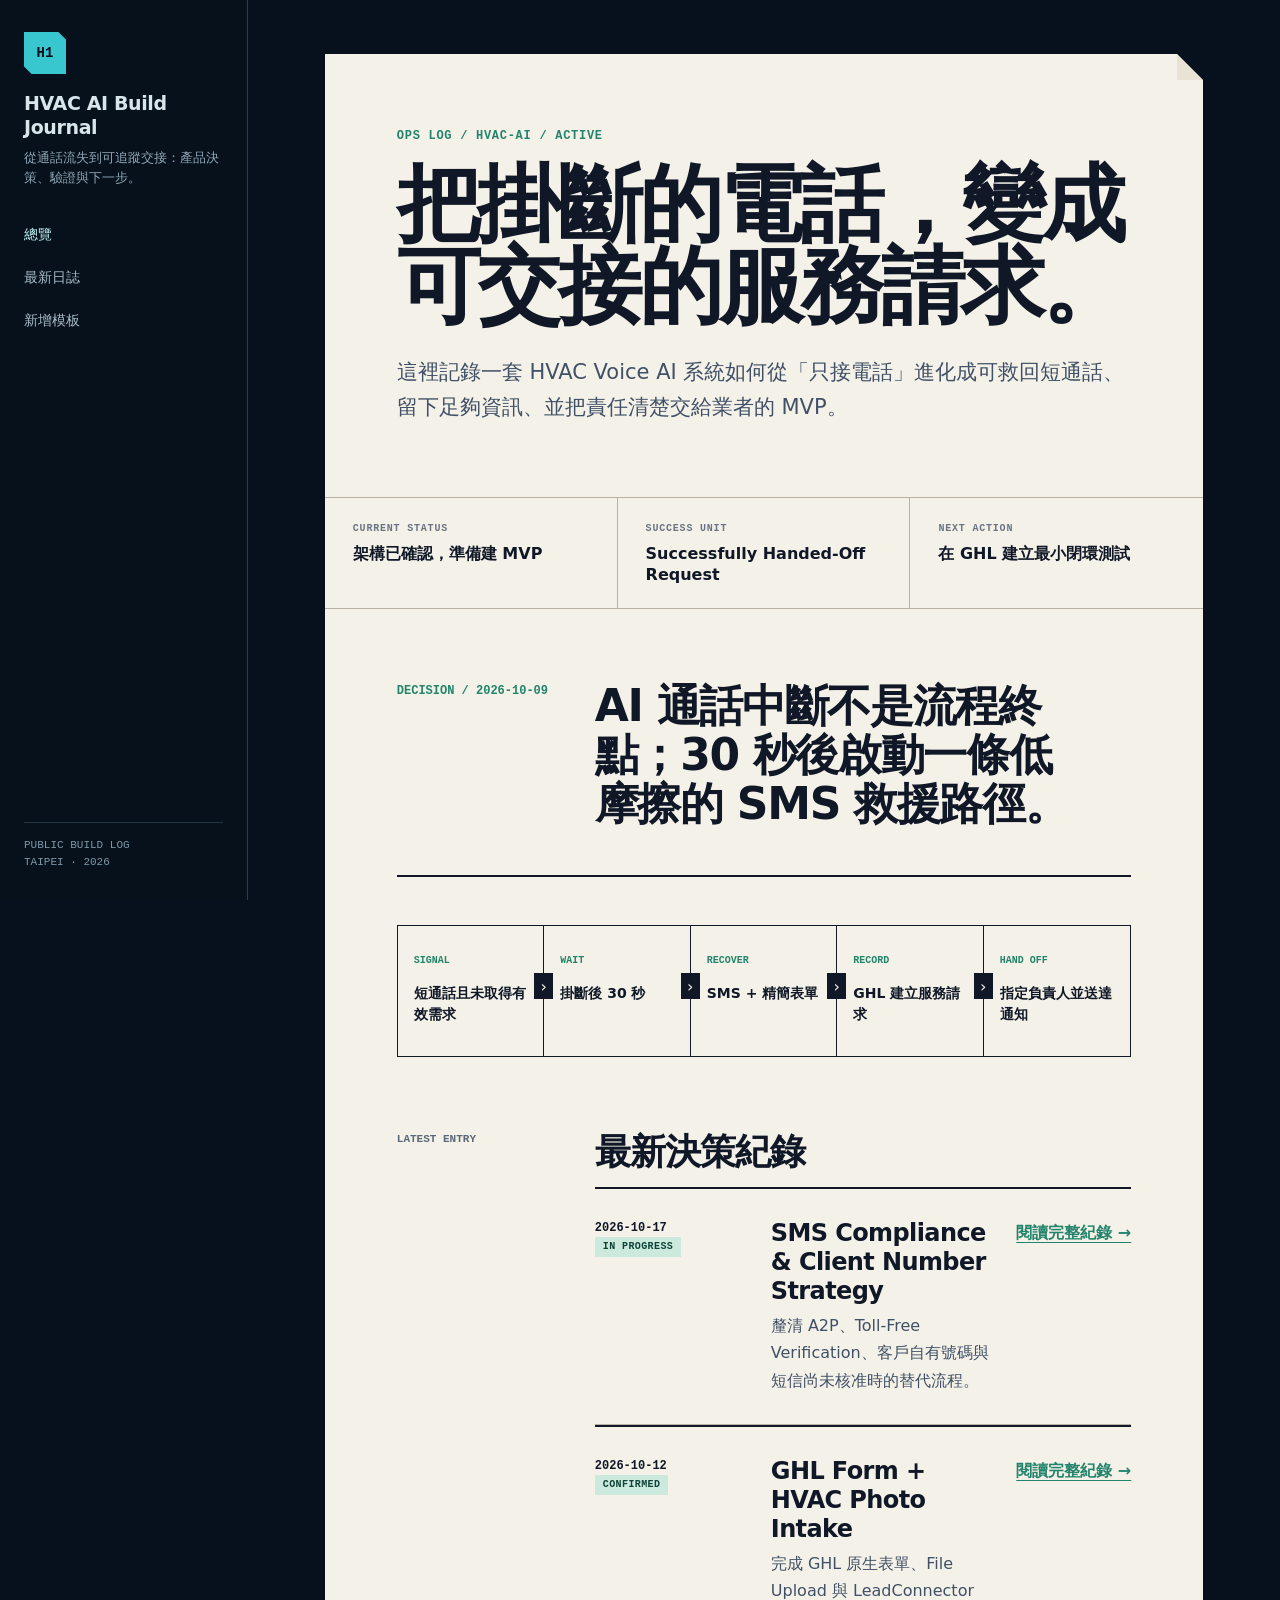
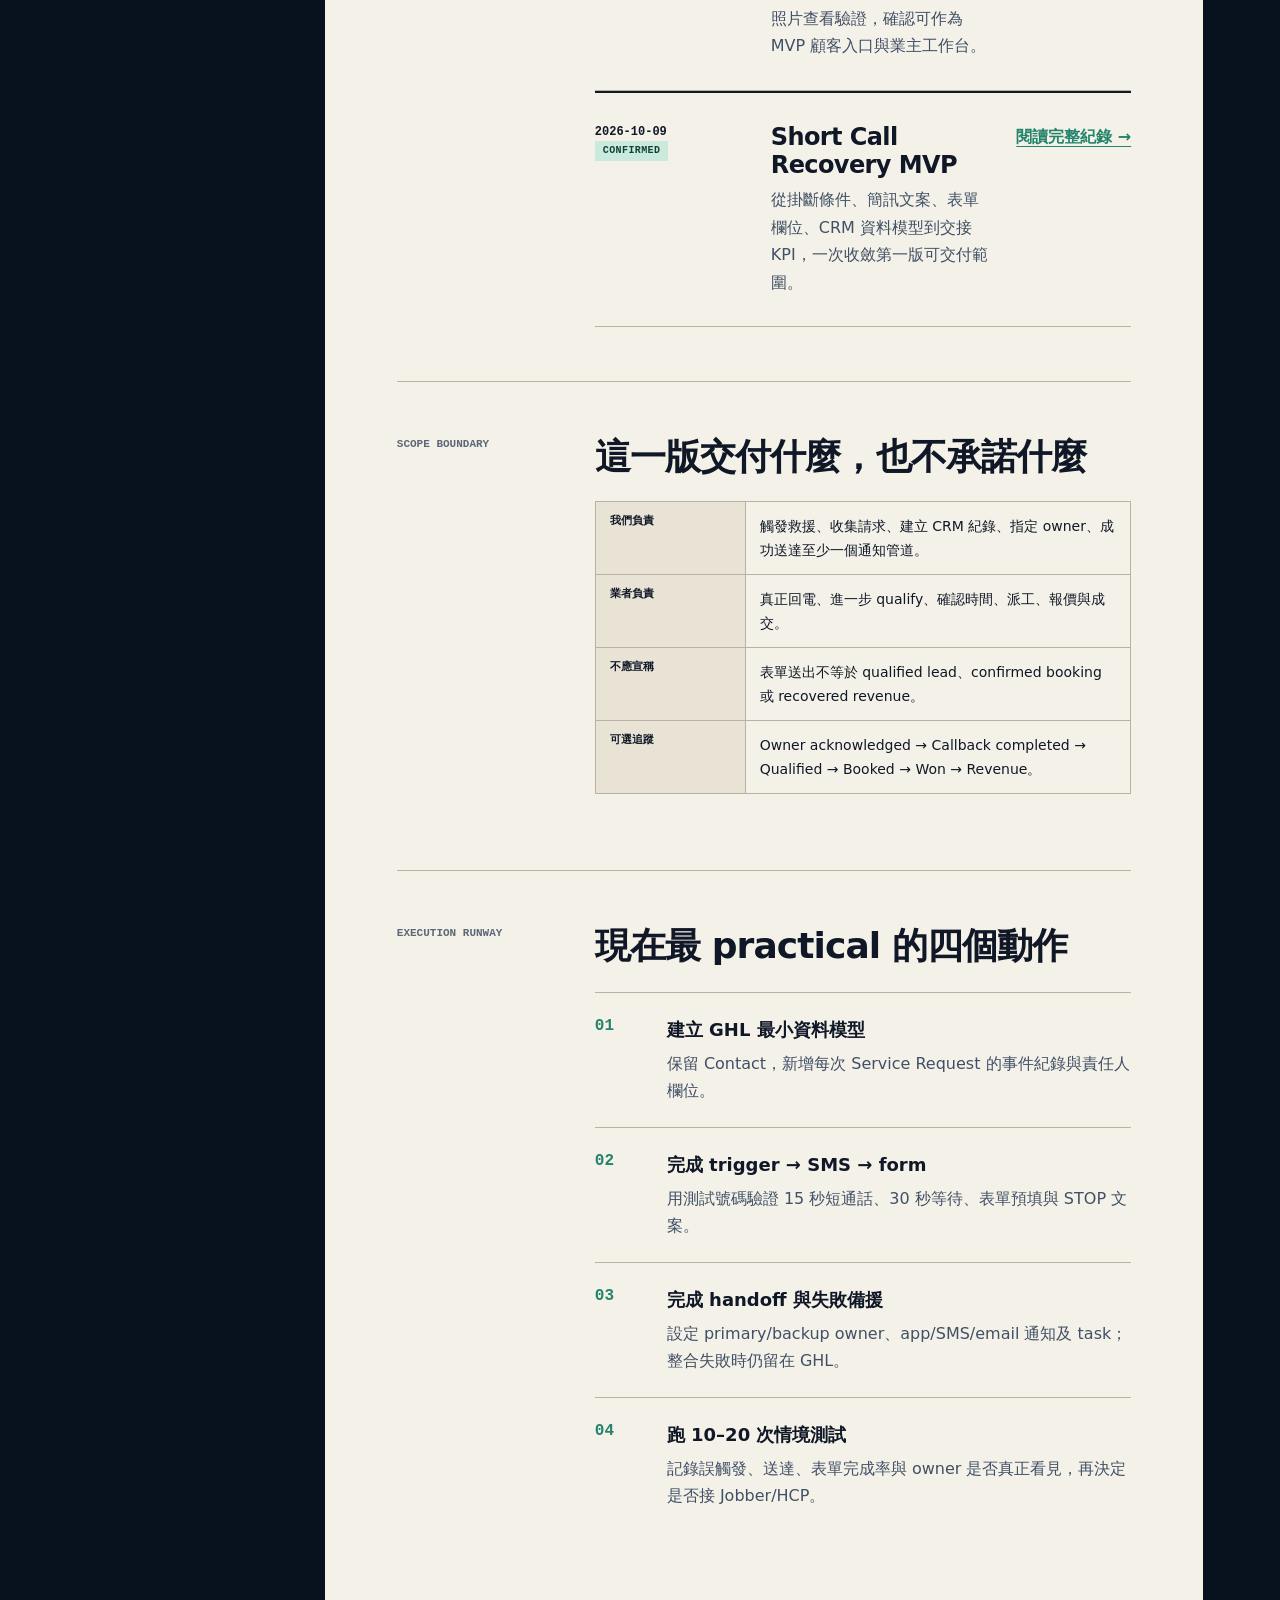
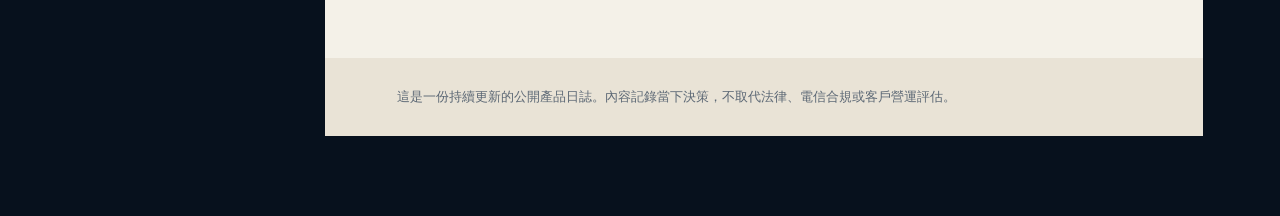
<file: index.html>
<!doctype html>
<html lang="zh-Hant">
<head>
  <meta charset="utf-8">
  <meta name="viewport" content="width=device-width, initial-scale=1">
  <meta name="description" content="HVAC Voice AI 與短通話救援系統的公開產品建置日誌。">
  <title>HVAC AI Build Journal</title>
  <link rel="stylesheet" href="assets/styles.css">
</head>
<body>
  <!--
  THESIS: This is an operations log, not a marketing landing page.
  OWN-WORLD: HVAC recovery decisions live inside a field-service incident runbook: deep control-room canvas, warm log sheets, cyan data signals, amber decisions, clipped paper geometry, and traceable ruled sections.
  STORY: A founder turns fragile AI call handling into an accountable recovery system and records the boundary between automation and the contractor's work.
  FIRST VIEWPORT: Show the current decision, system status, success definition, and immediate next action before asking the reader to browse entries.
  FORM: Read mode; compact overview leading into long-form evidence and repeatable dated logs.
  DIRECTION SEED: 8c80c3ae (degraded roll; grounded candidate 5).
  -->
  <div class="site-shell">
    <aside class="rail">
      <div class="brand-mark" aria-hidden="true">H1</div>
      <h1>HVAC AI Build Journal</h1>
      <p class="rail-subtitle">從通話流失到可追蹤交接：產品決策、驗證與下一步。</p>
      <nav aria-label="主要導覽">
        <a href="index.html" aria-current="page">總覽</a>
        <a href="entries/2026-10-09-short-call-recovery.html">最新日誌</a>
        <a href="entries/template.html">新增模板</a>
      </nav>
      <div class="rail-meta">PUBLIC BUILD LOG<br>TAIPEI · 2026</div>
    </aside>

    <main class="stage">
      <article class="sheet">
        <header class="masthead">
          <p class="index-code">OPS LOG / HVAC-AI / ACTIVE</p>
          <h2 class="display">把掛斷的電話，變成可交接的服務請求。</h2>
          <p class="lede">這裡記錄一套 HVAC Voice AI 系統如何從「只接電話」進化成可救回短通話、留下足夠資訊、並把責任清楚交給業者的 MVP。</p>
        </header>

        <div class="status-line" aria-label="專案狀態">
          <div class="status-cell"><span class="label">CURRENT STATUS</span><strong>架構已確認，準備建 MVP</strong></div>
          <div class="status-cell"><span class="label">SUCCESS UNIT</span><strong>Successfully Handed-Off Request</strong></div>
          <div class="status-cell"><span class="label">NEXT ACTION</span><strong>在 GHL 建立最小閉環測試</strong></div>
        </div>

        <div class="paper-body">
          <section class="decision-block" aria-labelledby="decision-title">
            <div class="stamp">DECISION / 2026-10-09</div>
            <h2 id="decision-title">AI 通話中斷不是流程終點；30 秒後啟動一條低摩擦的 SMS 救援路徑。</h2>
          </section>

          <div class="flow" aria-label="短通話救援流程">
            <div class="flow-step"><span>SIGNAL</span><strong>短通話且未取得有效需求</strong></div>
            <div class="flow-step"><span>WAIT</span><strong>掛斷後 30 秒</strong></div>
            <div class="flow-step"><span>RECOVER</span><strong>SMS + 精簡表單</strong></div>
            <div class="flow-step"><span>RECORD</span><strong>GHL 建立服務請求</strong></div>
            <div class="flow-step"><span>HAND OFF</span><strong>指定負責人並送達通知</strong></div>
          </div>

          <section class="section" aria-labelledby="latest-title">
            <div class="section-label">LATEST ENTRY</div>
            <div class="section-content">
              <h2 id="latest-title">最新決策紀錄</h2>
              <article class="latest-entry">
                <div class="date">2026-10-17<br><span class="status">IN PROGRESS</span></div>
                <div>
                  <h3>SMS Compliance & Client Number Strategy</h3>
                  <p>釐清 A2P、Toll-Free Verification、客戶自有號碼與短信尚未核准時的替代流程。</p>
                </div>
                <a class="arrow-link" href="entries/2026-10-17-sms-compliance-and-client-number.html">閱讀完整紀錄 →</a>
              </article>
              <article class="latest-entry">
                <div class="date">2026-10-12<br><span class="status">CONFIRMED</span></div>
                <div>
                  <h3>GHL Form + HVAC Photo Intake</h3>
                  <p>完成 GHL 原生表單、File Upload 與 LeadConnector 照片查看驗證，確認可作為 MVP 顧客入口與業主工作台。</p>
                </div>
                <a class="arrow-link" href="entries/2026-10-12-ghl-form-photo-validation.html">閱讀完整紀錄 →</a>
              </article>
              <article class="latest-entry">
                <div class="date">2026-10-09<br><span class="status">CONFIRMED</span></div>
                <div>
                  <h3>Short Call Recovery MVP</h3>
                  <p>從掛斷條件、簡訊文案、表單欄位、CRM 資料模型到交接 KPI，一次收斂第一版可交付範圍。</p>
                </div>
                <a class="arrow-link" href="entries/2026-10-09-short-call-recovery.html">閱讀完整紀錄 →</a>
              </article>
            </div>
          </section>

          <section class="section" aria-labelledby="boundary-title">
            <div class="section-label">SCOPE BOUNDARY</div>
            <div class="section-content">
              <h2 id="boundary-title">這一版交付什麼，也不承諾什麼</h2>
              <table class="ledger">
                <tbody>
                  <tr><th>我們負責</th><td>觸發救援、收集請求、建立 CRM 紀錄、指定 owner、成功送達至少一個通知管道。</td></tr>
                  <tr><th>業者負責</th><td>真正回電、進一步 qualify、確認時間、派工、報價與成交。</td></tr>
                  <tr><th>不應宣稱</th><td>表單送出不等於 qualified lead、confirmed booking 或 recovered revenue。</td></tr>
                  <tr><th>可選追蹤</th><td>Owner acknowledged → Callback completed → Qualified → Booked → Won → Revenue。</td></tr>
                </tbody>
              </table>
            </div>
          </section>

          <section class="section" aria-labelledby="roadmap-title">
            <div class="section-label">EXECUTION RUNWAY</div>
            <div class="section-content">
              <h2 id="roadmap-title">現在最 practical 的四個動作</h2>
              <div class="action-runway">
                <div class="action"><div><strong>建立 GHL 最小資料模型</strong><p>保留 Contact，新增每次 Service Request 的事件紀錄與責任人欄位。</p></div></div>
                <div class="action"><div><strong>完成 trigger → SMS → form</strong><p>用測試號碼驗證 15 秒短通話、30 秒等待、表單預填與 STOP 文案。</p></div></div>
                <div class="action"><div><strong>完成 handoff 與失敗備援</strong><p>設定 primary/backup owner、app/SMS/email 通知及 task；整合失敗時仍留在 GHL。</p></div></div>
                <div class="action"><div><strong>跑 10–20 次情境測試</strong><p>記錄誤觸發、送達、表單完成率與 owner 是否真正看見，再決定是否接 Jobber/HCP。</p></div></div>
              </div>
            </div>
          </section>
        </div>

        <footer class="footer"><p>這是一份持續更新的公開產品日誌。內容記錄當下決策，不取代法律、電信合規或客戶營運評估。</p></footer>
      </article>
    </main>
  </div>
</body>
</html>
</file>
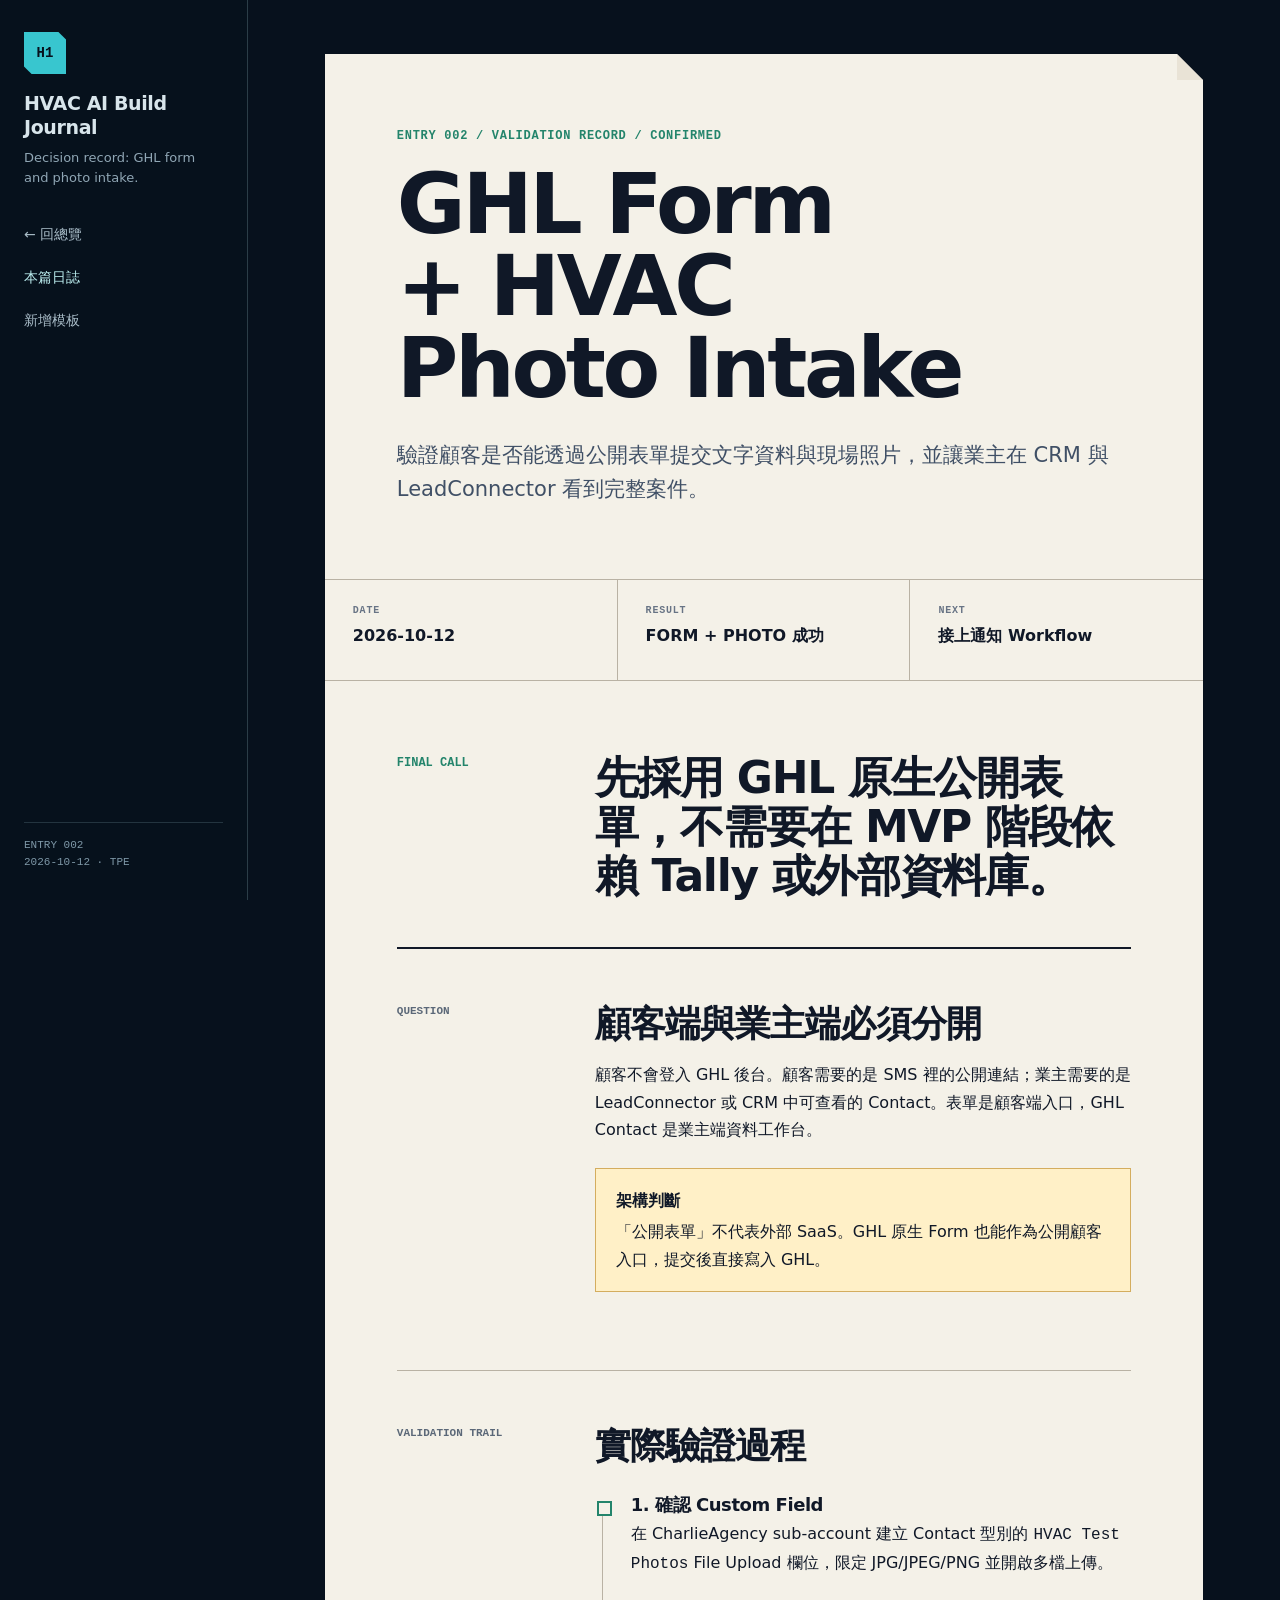
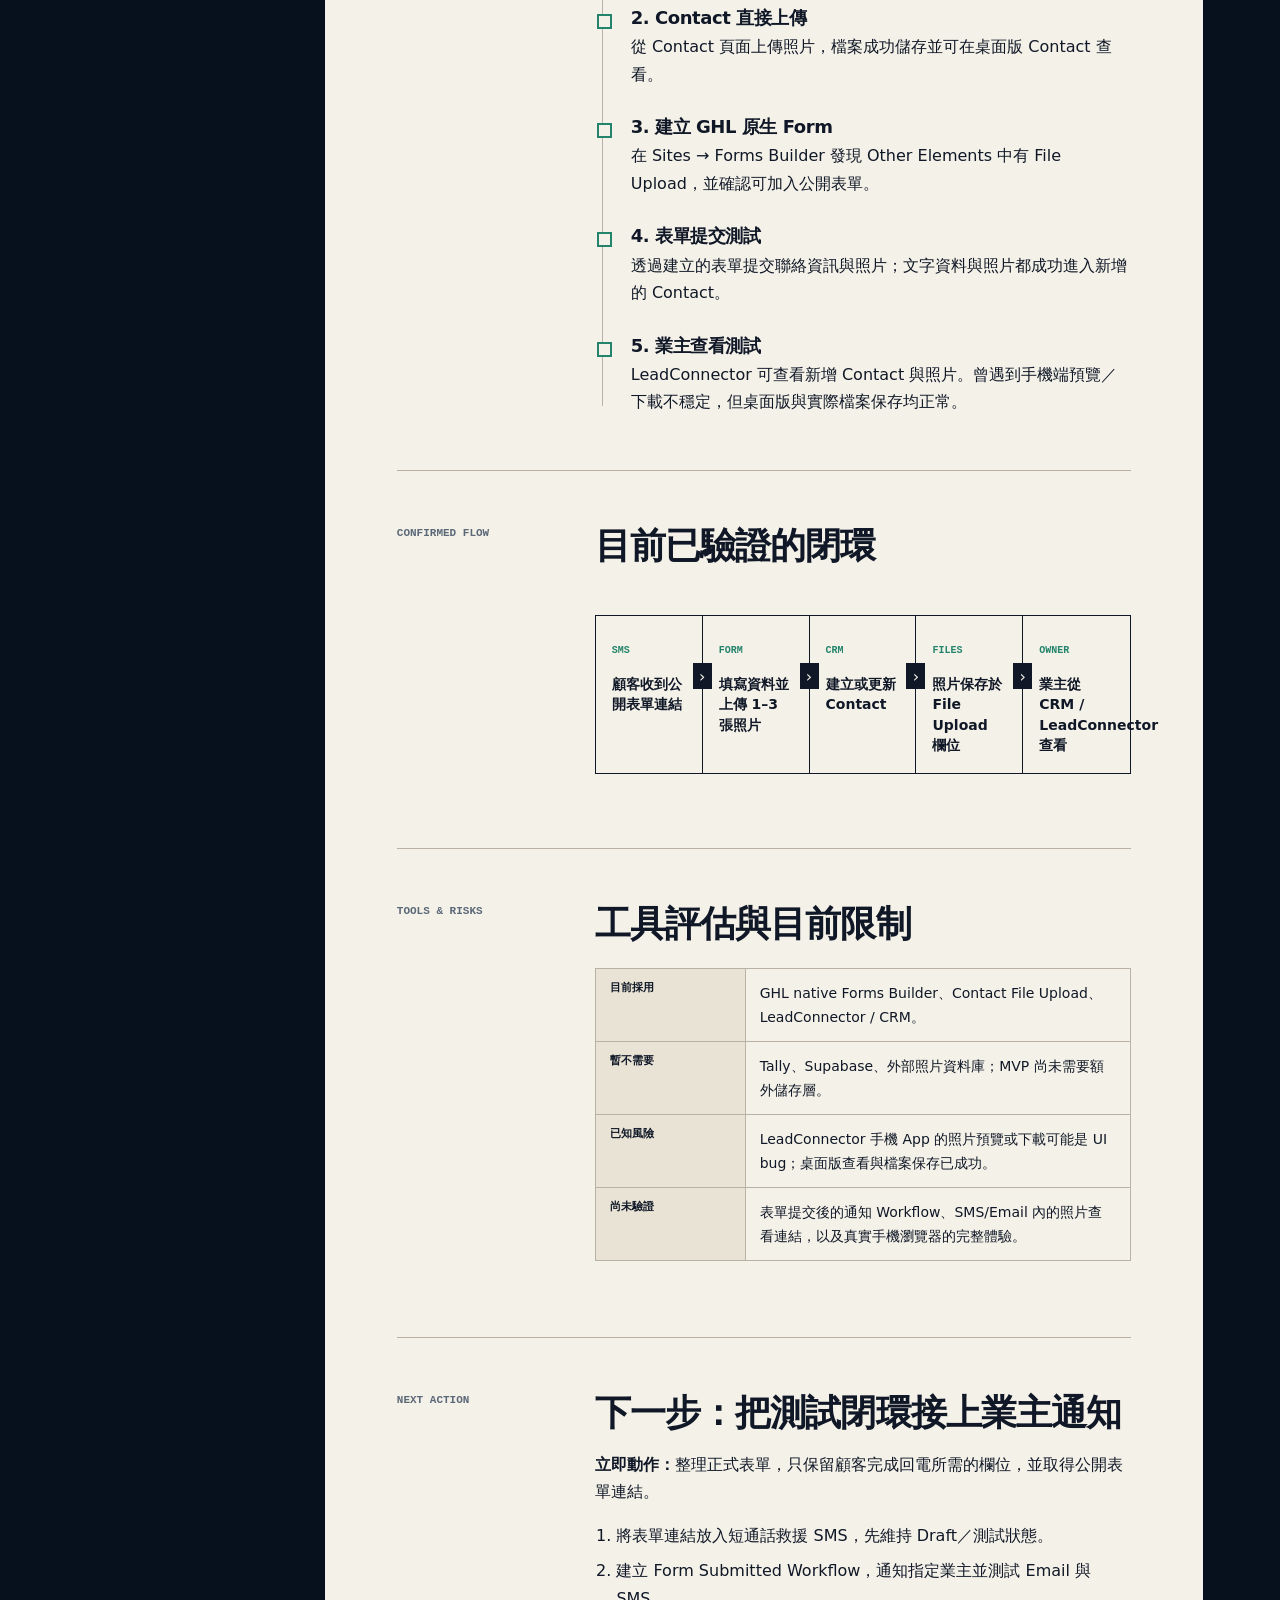
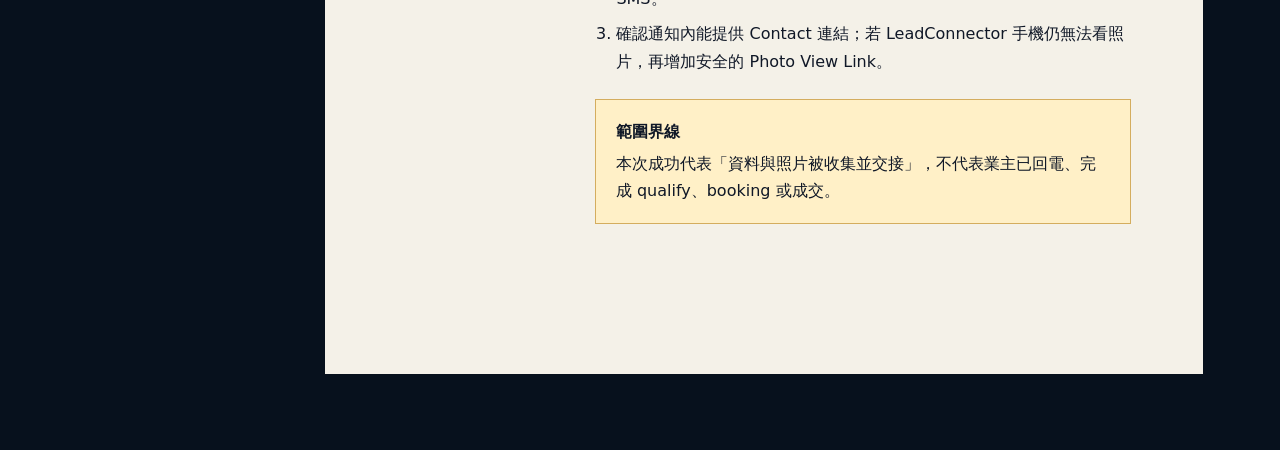
<file: entries/2026-10-12-ghl-form-photo-validation.html>
<!doctype html>
<html lang="zh-Hant"><head><meta charset="utf-8"><meta name="viewport" content="width=device-width, initial-scale=1"><meta name="description" content="GHL 原生表單與 File Upload 照片收集驗證紀錄。"><title>2026-10-12 · GHL Form Photo Validation</title><link rel="stylesheet" href="../assets/styles.css"></head>
<body><div class="site-shell"><aside class="rail"><div class="brand-mark" aria-hidden="true">H1</div><h1>HVAC AI Build Journal</h1><p class="rail-subtitle">Decision record: GHL form and photo intake.</p><nav aria-label="主要導覽"><a href="../index.html">← 回總覽</a><a href="2026-10-12-ghl-form-photo-validation.html" aria-current="page">本篇日誌</a><a href="template.html">新增模板</a></nav><div class="rail-meta">ENTRY 002<br>2026-10-12 · TPE</div></aside>
<main class="stage"><article class="sheet"><header class="masthead"><p class="entry-code">ENTRY 002 / VALIDATION RECORD / CONFIRMED</p><h1 class="display">GHL Form + HVAC Photo Intake</h1><p class="lede">驗證顧客是否能透過公開表單提交文字資料與現場照片，並讓業主在 CRM 與 LeadConnector 看到完整案件。</p></header>
<div class="status-line" aria-label="本篇摘要"><div class="status-cell"><span class="label">DATE</span><strong>2026-10-12</strong></div><div class="status-cell"><span class="label">RESULT</span><strong>FORM + PHOTO 成功</strong></div><div class="status-cell"><span class="label">NEXT</span><strong>接上通知 Workflow</strong></div></div>
<div class="paper-body"><section class="decision-block" aria-labelledby="decision-title"><div class="stamp">FINAL CALL</div><h2 id="decision-title">先採用 GHL 原生公開表單，不需要在 MVP 階段依賴 Tally 或外部資料庫。</h2></section>
<section class="section"><div class="section-label">QUESTION</div><div class="section-content"><h2>顧客端與業主端必須分開</h2><p>顧客不會登入 GHL 後台。顧客需要的是 SMS 裡的公開連結；業主需要的是 LeadConnector 或 CRM 中可查看的 Contact。表單是顧客端入口，GHL Contact 是業主端資料工作台。</p><div class="note"><strong>架構判斷</strong>「公開表單」不代表外部 SaaS。GHL 原生 Form 也能作為公開顧客入口，提交後直接寫入 GHL。</div></div></section>
<section class="section"><div class="section-label">VALIDATION TRAIL</div><div class="section-content"><h2>實際驗證過程</h2><div class="timeline"><div class="timeline-item"><h3>1. 確認 Custom Field</h3><p>在 CharlieAgency sub-account 建立 Contact 型別的 <code>HVAC Test Photos</code> File Upload 欄位，限定 JPG/JPEG/PNG 並開啟多檔上傳。</p></div><div class="timeline-item"><h3>2. Contact 直接上傳</h3><p>從 Contact 頁面上傳照片，檔案成功儲存並可在桌面版 Contact 查看。</p></div><div class="timeline-item"><h3>3. 建立 GHL 原生 Form</h3><p>在 Sites → Forms Builder 發現 Other Elements 中有 File Upload，並確認可加入公開表單。</p></div><div class="timeline-item"><h3>4. 表單提交測試</h3><p>透過建立的表單提交聯絡資訊與照片；文字資料與照片都成功進入新增的 Contact。</p></div><div class="timeline-item"><h3>5. 業主查看測試</h3><p>LeadConnector 可查看新增 Contact 與照片。曾遇到手機端預覽／下載不穩定，但桌面版與實際檔案保存均正常。</p></div></div></div></section>
<section class="section"><div class="section-label">CONFIRMED FLOW</div><div class="section-content"><h2>目前已驗證的閉環</h2><div class="flow" aria-label="GHL 表單照片流程"><div class="flow-step"><span>SMS</span><strong>顧客收到公開表單連結</strong></div><div class="flow-step"><span>FORM</span><strong>填寫資料並上傳 1–3 張照片</strong></div><div class="flow-step"><span>CRM</span><strong>建立或更新 Contact</strong></div><div class="flow-step"><span>FILES</span><strong>照片保存於 File Upload 欄位</strong></div><div class="flow-step"><span>OWNER</span><strong>業主從 CRM / LeadConnector 查看</strong></div></div></div></section>
<section class="section"><div class="section-label">TOOLS & RISKS</div><div class="section-content"><h2>工具評估與目前限制</h2><table class="ledger"><tbody><tr><th>目前採用</th><td>GHL native Forms Builder、Contact File Upload、LeadConnector / CRM。</td></tr><tr><th>暫不需要</th><td>Tally、Supabase、外部照片資料庫；MVP 尚未需要額外儲存層。</td></tr><tr><th>已知風險</th><td>LeadConnector 手機 App 的照片預覽或下載可能是 UI bug；桌面版查看與檔案保存已成功。</td></tr><tr><th>尚未驗證</th><td>表單提交後的通知 Workflow、SMS/Email 內的照片查看連結，以及真實手機瀏覽器的完整體驗。</td></tr></tbody></table></div></section>
<section class="section"><div class="section-label">NEXT ACTION</div><div class="section-content"><h2>下一步：把測試閉環接上業主通知</h2><p><strong>立即動作：</strong>整理正式表單，只保留顧客完成回電所需的欄位，並取得公開表單連結。</p><ol><li>將表單連結放入短通話救援 SMS，先維持 Draft／測試狀態。</li><li>建立 Form Submitted Workflow，通知指定業主並測試 Email 與 SMS。</li><li>確認通知內能提供 Contact 連結；若 LeadConnector 手機仍無法看照片，再增加安全的 Photo View Link。</li></ol><div class="note"><strong>範圍界線</strong>本次成功代表「資料與照片被收集並交接」，不代表業主已回電、完成 qualify、booking 或成交。</div></div></section></div></article></main></div></body></html>
</file>
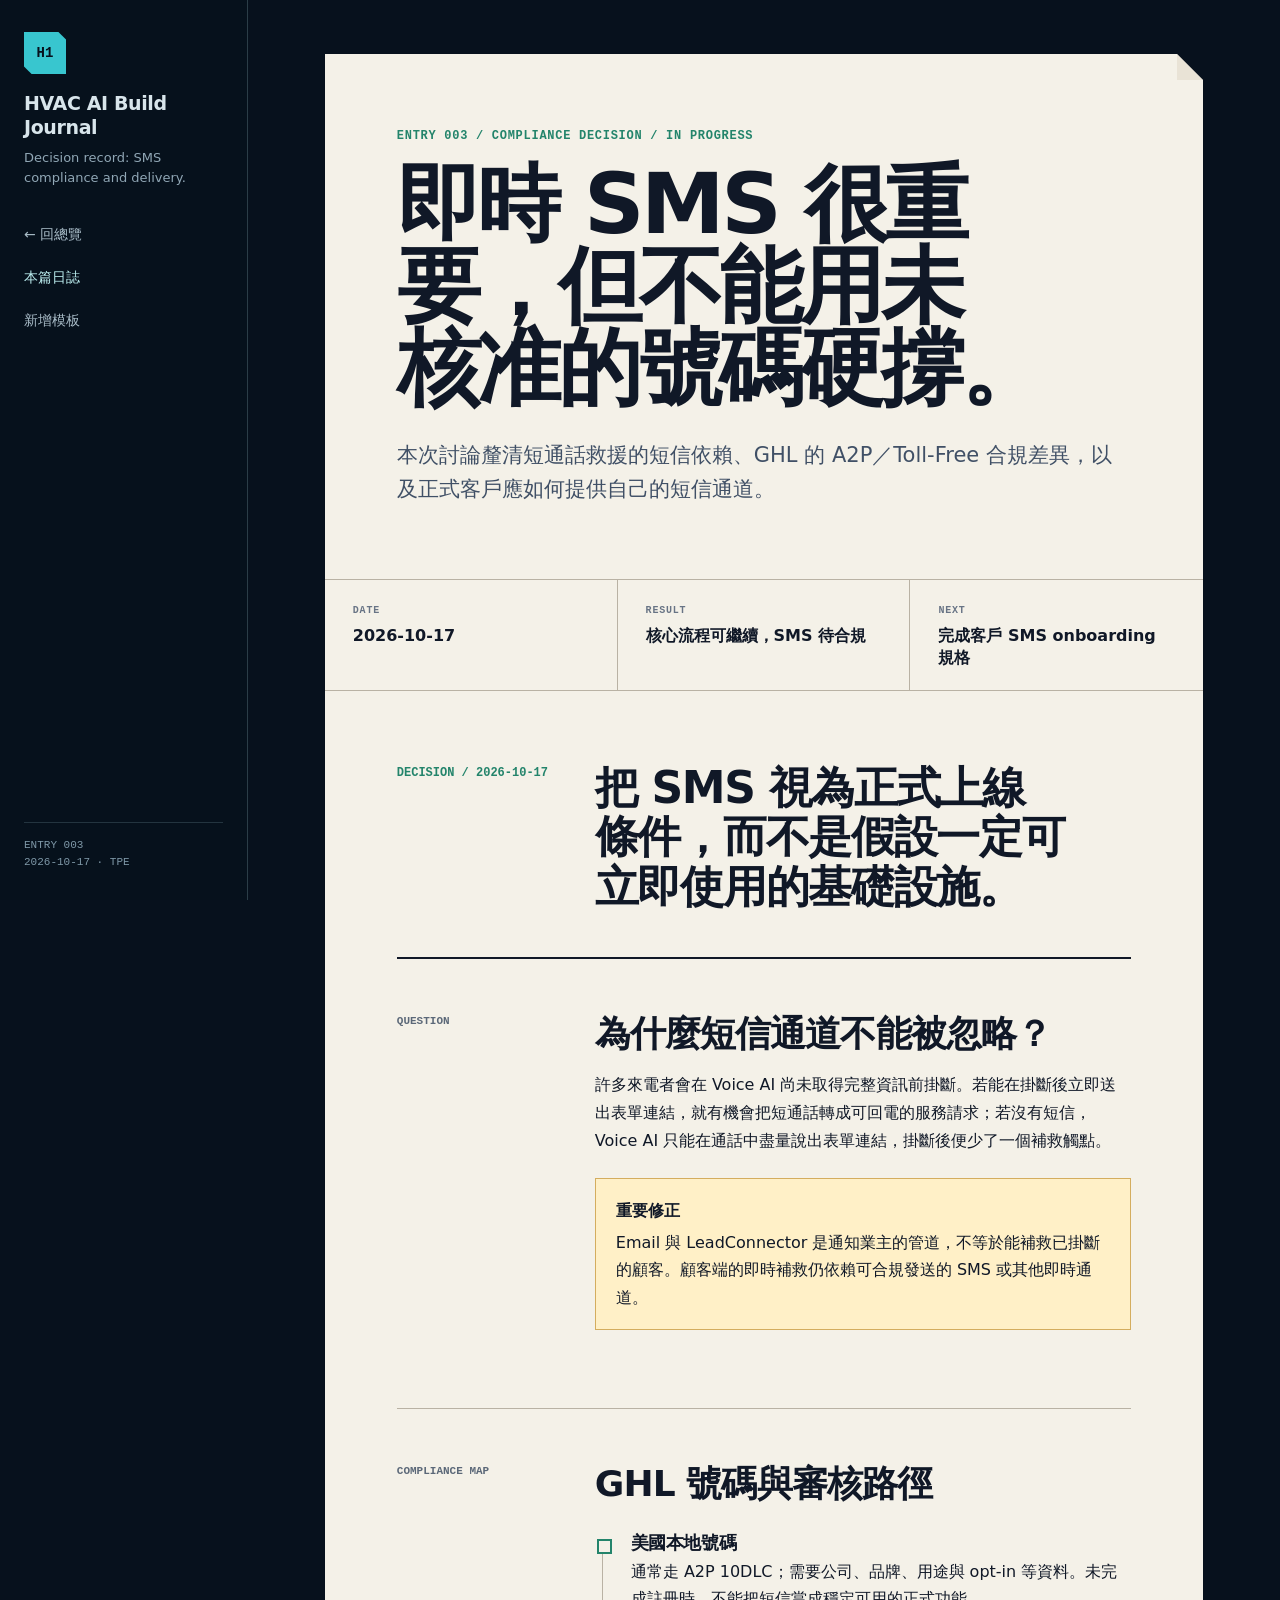
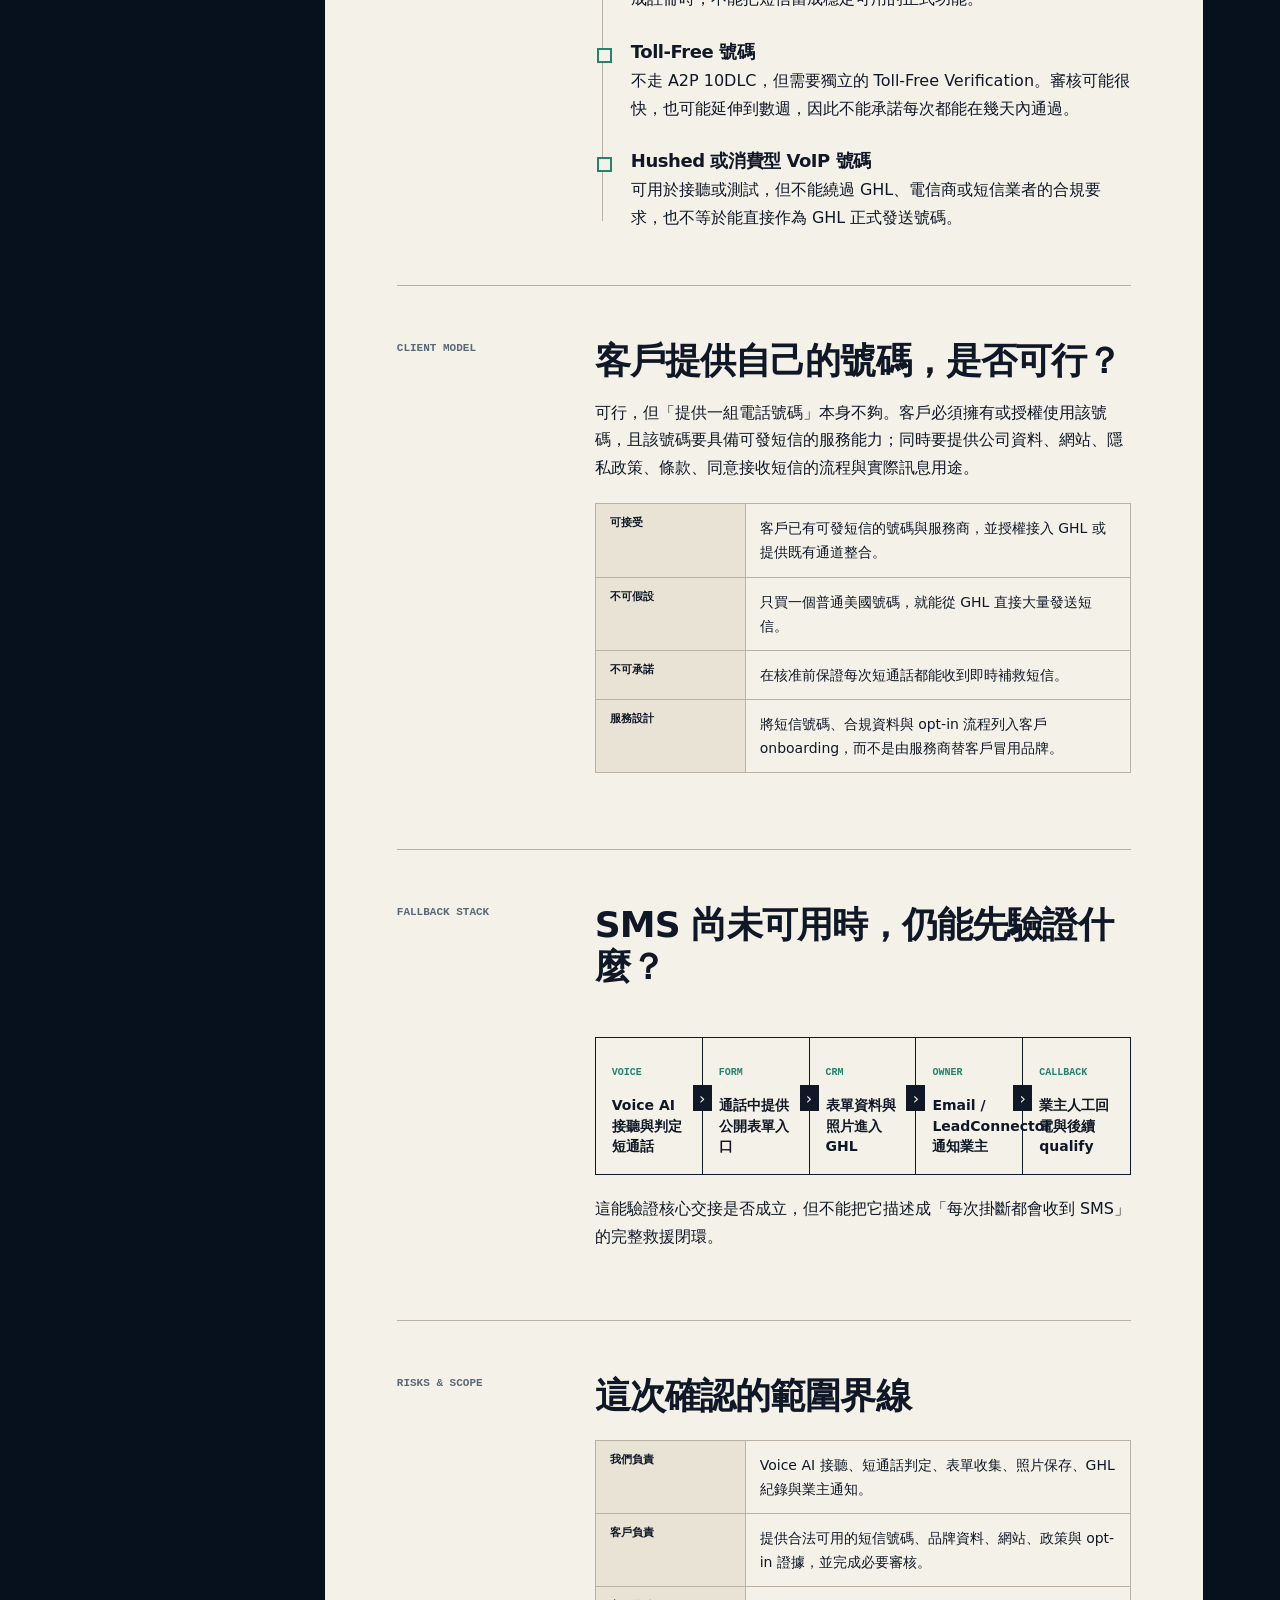
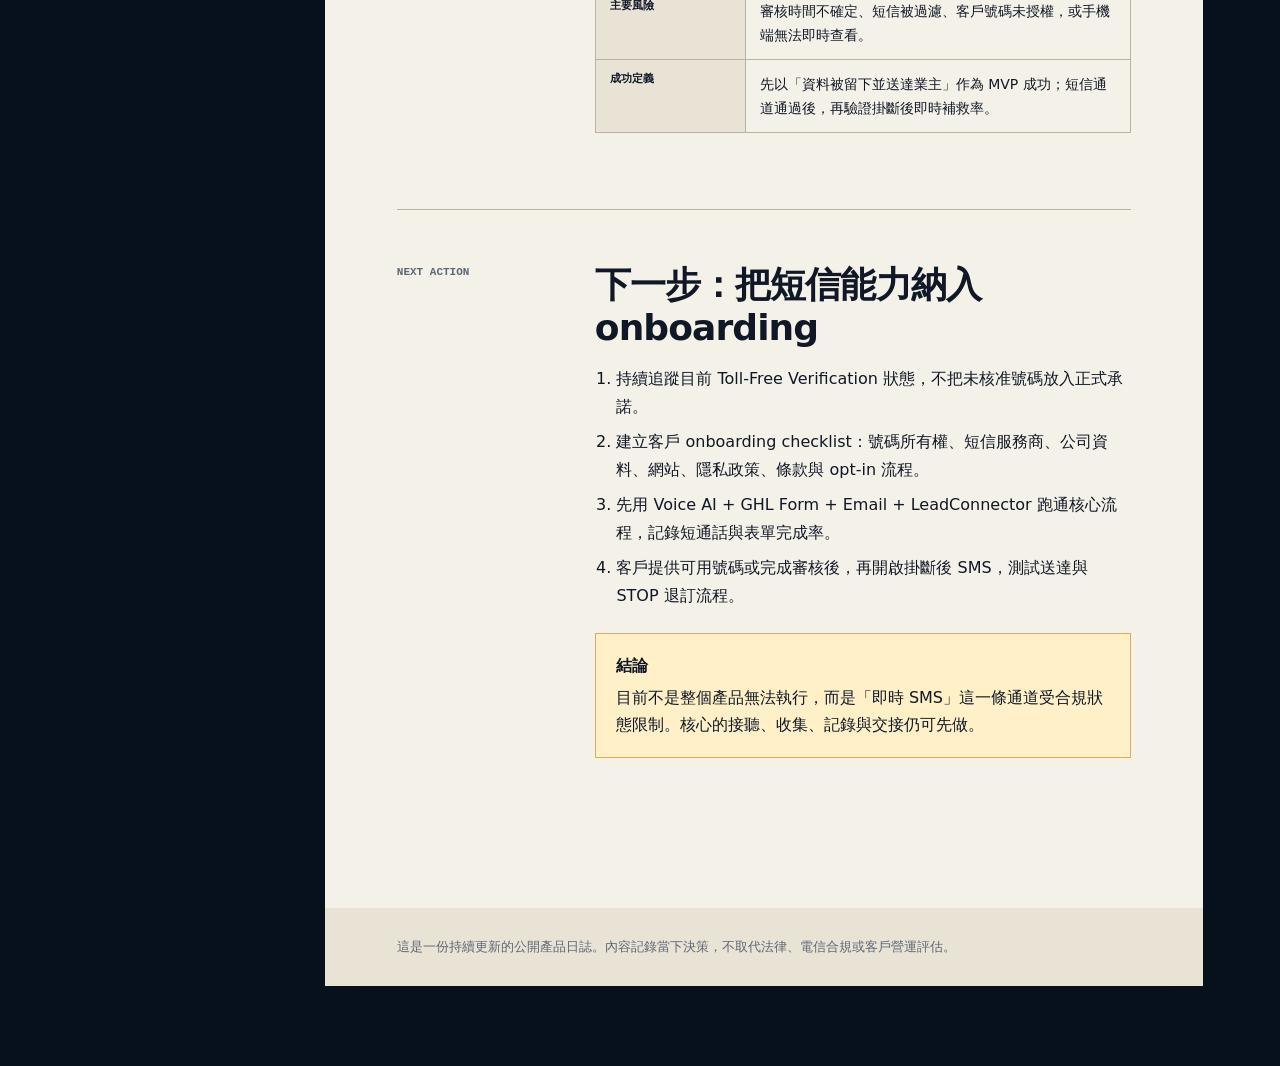
<file: entries/2026-10-17-sms-compliance-and-client-number.html>
<!doctype html>
<html lang="zh-Hant"><head><meta charset="utf-8"><meta name="viewport" content="width=device-width, initial-scale=1"><meta name="description" content="GHL 短信合規、Toll-Free Verification 與客戶自有號碼方案的決策紀錄。"><title>2026-10-17 · SMS Compliance & Client Number Strategy</title><link rel="stylesheet" href="../assets/styles.css"></head>
<body><div class="site-shell"><aside class="rail"><div class="brand-mark" aria-hidden="true">H1</div><h1>HVAC AI Build Journal</h1><p class="rail-subtitle">Decision record: SMS compliance and delivery.</p><nav aria-label="主要導覽"><a href="../index.html">← 回總覽</a><a href="2026-10-17-sms-compliance-and-client-number.html" aria-current="page">本篇日誌</a><a href="template.html">新增模板</a></nav><div class="rail-meta">ENTRY 003<br>2026-10-17 · TPE</div></aside>
<main class="stage"><article class="sheet"><header class="masthead"><p class="entry-code">ENTRY 003 / COMPLIANCE DECISION / IN PROGRESS</p><h1 class="display">即時 SMS 很重要，但不能用未核准的號碼硬撐。</h1><p class="lede">本次討論釐清短通話救援的短信依賴、GHL 的 A2P／Toll-Free 合規差異，以及正式客戶應如何提供自己的短信通道。</p></header>
<div class="status-line" aria-label="本篇摘要"><div class="status-cell"><span class="label">DATE</span><strong>2026-10-17</strong></div><div class="status-cell"><span class="label">RESULT</span><strong>核心流程可繼續，SMS 待合規</strong></div><div class="status-cell"><span class="label">NEXT</span><strong>完成客戶 SMS onboarding 規格</strong></div></div>
<div class="paper-body"><section class="decision-block" aria-labelledby="decision-title"><div class="stamp">DECISION / 2026-10-17</div><h2 id="decision-title">把 SMS 視為正式上線條件，而不是假設一定可立即使用的基礎設施。</h2></section>
<section class="section"><div class="section-label">QUESTION</div><div class="section-content"><h2>為什麼短信通道不能被忽略？</h2><p>許多來電者會在 Voice AI 尚未取得完整資訊前掛斷。若能在掛斷後立即送出表單連結，就有機會把短通話轉成可回電的服務請求；若沒有短信，Voice AI 只能在通話中盡量說出表單連結，掛斷後便少了一個補救觸點。</p><div class="note"><strong>重要修正</strong> Email 與 LeadConnector 是通知業主的管道，不等於能補救已掛斷的顧客。顧客端的即時補救仍依賴可合規發送的 SMS 或其他即時通道。</div></div></section>
<section class="section"><div class="section-label">COMPLIANCE MAP</div><div class="section-content"><h2>GHL 號碼與審核路徑</h2><div class="timeline"><div class="timeline-item"><h3>美國本地號碼</h3><p>通常走 A2P 10DLC；需要公司、品牌、用途與 opt-in 等資料。未完成註冊時，不能把短信當成穩定可用的正式功能。</p></div><div class="timeline-item"><h3>Toll-Free 號碼</h3><p>不走 A2P 10DLC，但需要獨立的 Toll-Free Verification。審核可能很快，也可能延伸到數週，因此不能承諾每次都能在幾天內通過。</p></div><div class="timeline-item"><h3>Hushed 或消費型 VoIP 號碼</h3><p>可用於接聽或測試，但不能繞過 GHL、電信商或短信業者的合規要求，也不等於能直接作為 GHL 正式發送號碼。</p></div></div></div></section>
<section class="section"><div class="section-label">CLIENT MODEL</div><div class="section-content"><h2>客戶提供自己的號碼，是否可行？</h2><p>可行，但「提供一組電話號碼」本身不夠。客戶必須擁有或授權使用該號碼，且該號碼要具備可發短信的服務能力；同時要提供公司資料、網站、隱私政策、條款、同意接收短信的流程與實際訊息用途。</p><table class="ledger"><tbody><tr><th>可接受</th><td>客戶已有可發短信的號碼與服務商，並授權接入 GHL 或提供既有通道整合。</td></tr><tr><th>不可假設</th><td>只買一個普通美國號碼，就能從 GHL 直接大量發送短信。</td></tr><tr><th>不可承諾</th><td>在核准前保證每次短通話都能收到即時補救短信。</td></tr><tr><th>服務設計</th><td>將短信號碼、合規資料與 opt-in 流程列入客戶 onboarding，而不是由服務商替客戶冒用品牌。</td></tr></tbody></table></div></section>
<section class="section"><div class="section-label">FALLBACK STACK</div><div class="section-content"><h2>SMS 尚未可用時，仍能先驗證什麼？</h2><div class="flow" aria-label="SMS 尚未核准時的替代流程"><div class="flow-step"><span>VOICE</span><strong>Voice AI 接聽與判定短通話</strong></div><div class="flow-step"><span>FORM</span><strong>通話中提供公開表單入口</strong></div><div class="flow-step"><span>CRM</span><strong>表單資料與照片進入 GHL</strong></div><div class="flow-step"><span>OWNER</span><strong>Email / LeadConnector 通知業主</strong></div><div class="flow-step"><span>CALLBACK</span><strong>業主人工回電與後續 qualify</strong></div></div><p>這能驗證核心交接是否成立，但不能把它描述成「每次掛斷都會收到 SMS」的完整救援閉環。</p></div></section>
<section class="section"><div class="section-label">RISKS & SCOPE</div><div class="section-content"><h2>這次確認的範圍界線</h2><table class="ledger"><tbody><tr><th>我們負責</th><td>Voice AI 接聽、短通話判定、表單收集、照片保存、GHL 紀錄與業主通知。</td></tr><tr><th>客戶負責</th><td>提供合法可用的短信號碼、品牌資料、網站、政策與 opt-in 證據，並完成必要審核。</td></tr><tr><th>主要風險</th><td>審核時間不確定、短信被過濾、客戶號碼未授權，或手機端無法即時查看。</td></tr><tr><th>成功定義</th><td>先以「資料被留下並送達業主」作為 MVP 成功；短信通道通過後，再驗證掛斷後即時補救率。</td></tr></tbody></table></div></section>
<section class="section"><div class="section-label">NEXT ACTION</div><div class="section-content"><h2>下一步：把短信能力納入 onboarding</h2><ol><li>持續追蹤目前 Toll-Free Verification 狀態，不把未核准號碼放入正式承諾。</li><li>建立客戶 onboarding checklist：號碼所有權、短信服務商、公司資料、網站、隱私政策、條款與 opt-in 流程。</li><li>先用 Voice AI + GHL Form + Email + LeadConnector 跑通核心流程，記錄短通話與表單完成率。</li><li>客戶提供可用號碼或完成審核後，再開啟掛斷後 SMS，測試送達與 STOP 退訂流程。</li></ol><div class="note"><strong>結論</strong> 目前不是整個產品無法執行，而是「即時 SMS」這一條通道受合規狀態限制。核心的接聽、收集、記錄與交接仍可先做。</div></div></section></div>
<footer class="footer"><p>這是一份持續更新的公開產品日誌。內容記錄當下決策，不取代法律、電信合規或客戶營運評估。</p></footer></article></main></div></body></html>
</file>
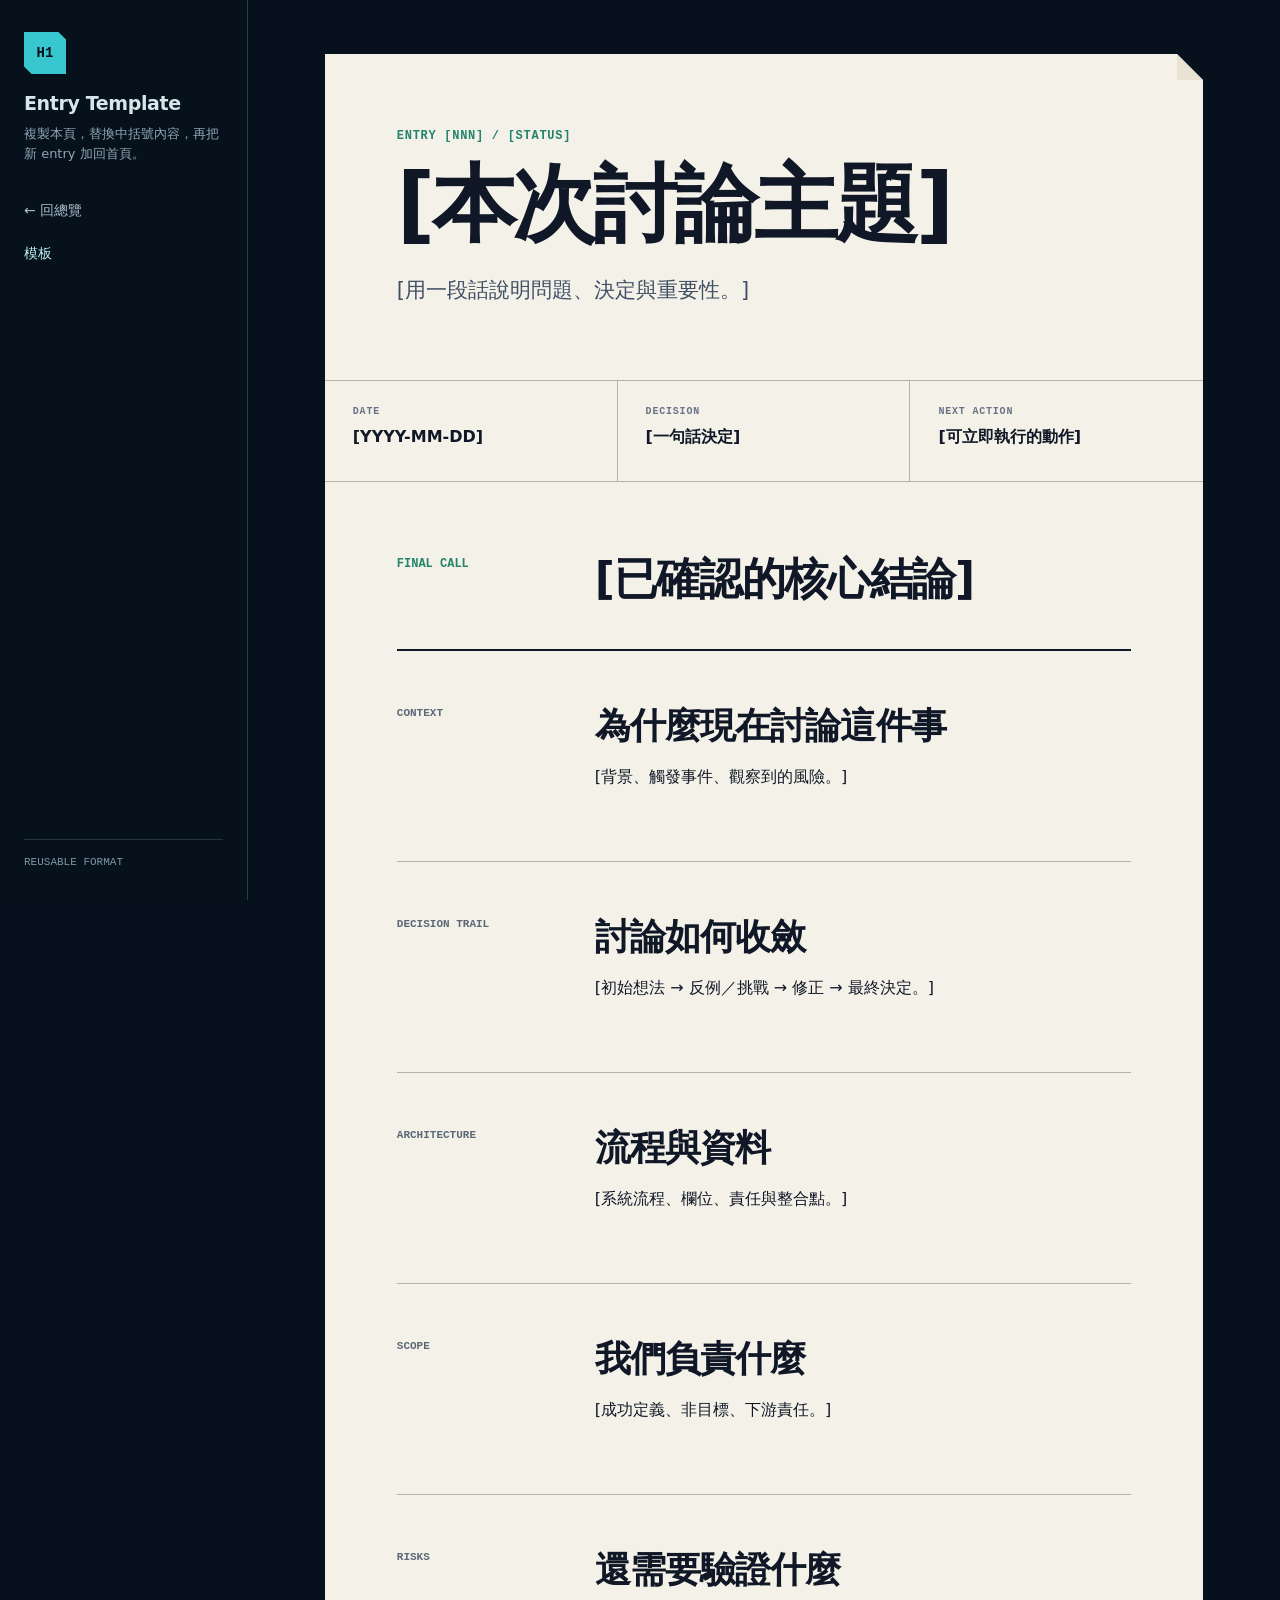
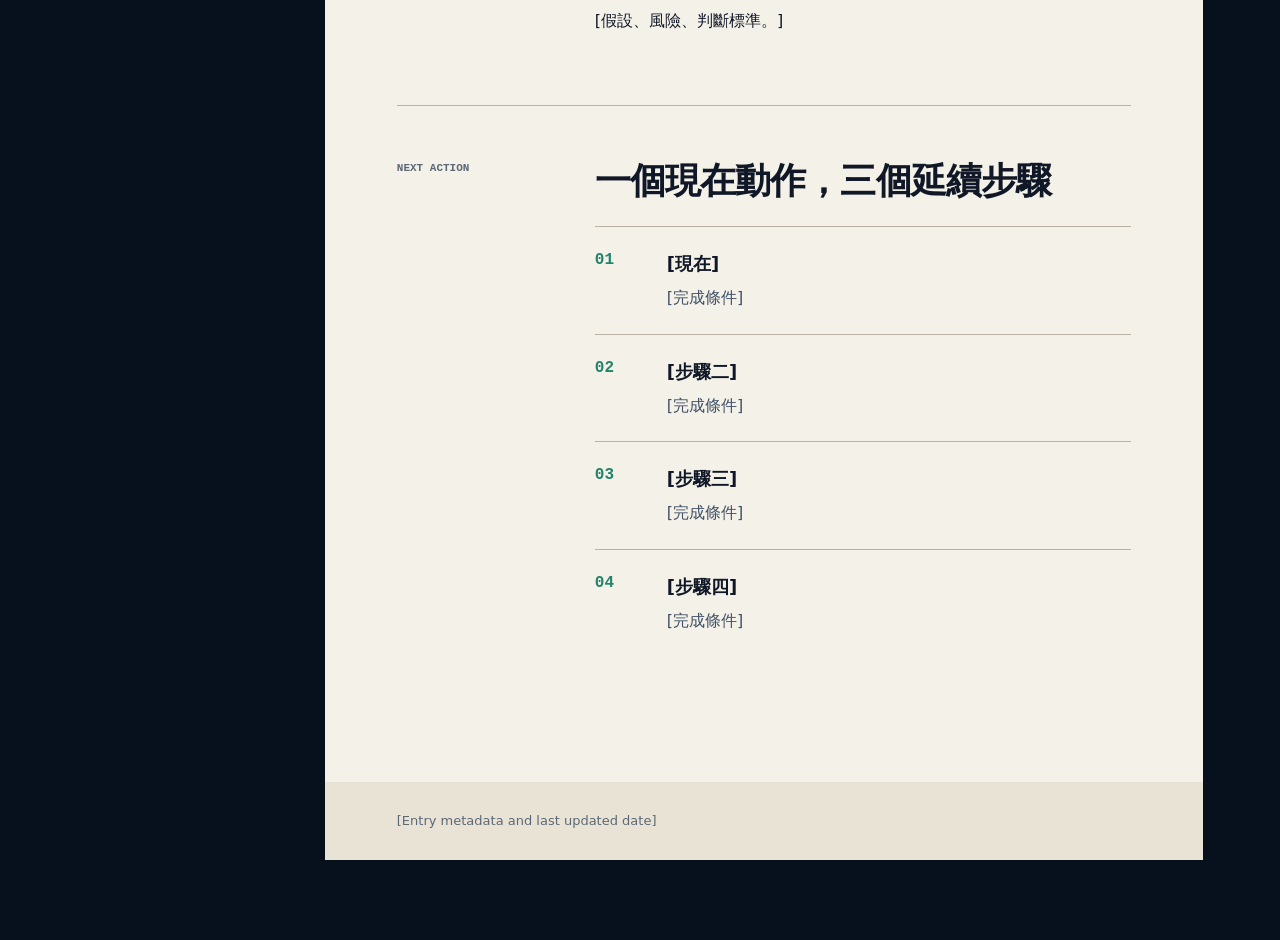
<file: entries/template.html>
<!doctype html>
<html lang="zh-Hant">
<head>
  <meta charset="utf-8">
  <meta name="viewport" content="width=device-width, initial-scale=1">
  <meta name="robots" content="noindex">
  <title>Journal Entry Template</title>
  <link rel="stylesheet" href="../assets/styles.css">
</head>
<body>
  <!--
  THESIS: A reusable operational decision record.
  OWN-WORLD: Field-service incident runbook with traceable ruled sections.
  STORY: Replace bracketed placeholders, preserve the confirmed/validation boundary, and always end with one immediate action plus three continuation steps.
  FIRST VIEWPORT: Date, status, decision, ownership boundary, next action.
  FORM: Long-form read mode.
  -->
  <div class="site-shell">
    <aside class="rail">
      <div class="brand-mark" aria-hidden="true">H1</div>
      <h1>Entry Template</h1>
      <p class="rail-subtitle">複製本頁，替換中括號內容，再把新 entry 加回首頁。</p>
      <nav aria-label="主要導覽"><a href="../index.html">← 回總覽</a><a href="template.html" aria-current="page">模板</a></nav>
      <div class="rail-meta">REUSABLE FORMAT</div>
    </aside>
    <main class="stage">
      <article class="sheet">
        <header class="masthead">
          <p class="entry-code">ENTRY [NNN] / [STATUS]</p>
          <h1 class="display">[本次討論主題]</h1>
          <p class="lede">[用一段話說明問題、決定與重要性。]</p>
        </header>
        <div class="status-line">
          <div class="status-cell"><span class="label">DATE</span><strong>[YYYY-MM-DD]</strong></div>
          <div class="status-cell"><span class="label">DECISION</span><strong>[一句話決定]</strong></div>
          <div class="status-cell"><span class="label">NEXT ACTION</span><strong>[可立即執行的動作]</strong></div>
        </div>
        <div class="paper-body">
          <section class="decision-block"><div class="stamp">FINAL CALL</div><h2>[已確認的核心結論]</h2></section>
          <section class="section"><div class="section-label">CONTEXT</div><div class="section-content"><h2>為什麼現在討論這件事</h2><p>[背景、觸發事件、觀察到的風險。]</p></div></section>
          <section class="section"><div class="section-label">DECISION TRAIL</div><div class="section-content"><h2>討論如何收斂</h2><p>[初始想法 → 反例／挑戰 → 修正 → 最終決定。]</p></div></section>
          <section class="section"><div class="section-label">ARCHITECTURE</div><div class="section-content"><h2>流程與資料</h2><p>[系統流程、欄位、責任與整合點。]</p></div></section>
          <section class="section"><div class="section-label">SCOPE</div><div class="section-content"><h2>我們負責什麼</h2><p>[成功定義、非目標、下游責任。]</p></div></section>
          <section class="section"><div class="section-label">RISKS</div><div class="section-content"><h2>還需要驗證什麼</h2><p>[假設、風險、判斷標準。]</p></div></section>
          <section class="section"><div class="section-label">NEXT ACTION</div><div class="section-content"><h2>一個現在動作，三個延續步驟</h2><div class="action-runway"><div class="action"><div><strong>[現在]</strong><p>[完成條件]</p></div></div><div class="action"><div><strong>[步驟二]</strong><p>[完成條件]</p></div></div><div class="action"><div><strong>[步驟三]</strong><p>[完成條件]</p></div></div><div class="action"><div><strong>[步驟四]</strong><p>[完成條件]</p></div></div></div></div></section>
        </div>
        <footer class="footer"><p>[Entry metadata and last updated date]</p></footer>
      </article>
    </main>
  </div>
</body>
</html>
</file>
<file: assets/styles.css>
:root {
  --ink: #101827;
  --ink-soft: #405066;
  --paper: #f4f1e8;
  --paper-deep: #e9e3d6;
  --night: #07111d;
  --night-2: #0d1b2a;
  --cyan: #38c6cf;
  --cyan-soft: #bceff0;
  --amber: #f2b84b;
  --amber-soft: #fff0c7;
  --green: #23846b;
  --red: #b24d41;
  --rule: #b9b2a4;
  --shadow: 0 18px 50px rgba(2, 12, 22, 0.28);
  --sans: Inter, ui-sans-serif, system-ui, -apple-system, BlinkMacSystemFont, "Segoe UI", sans-serif;
  --mono: "SFMono-Regular", Consolas, "Liberation Mono", monospace;
}

* { box-sizing: border-box; }

html { scroll-behavior: smooth; }

body {
  margin: 0;
  color: var(--ink);
  background: var(--night);
  font-family: var(--sans);
  font-size: 16px;
  line-height: 1.72;
}

a { color: inherit; }

a:focus-visible,
button:focus-visible,
summary:focus-visible {
  outline: 3px solid var(--amber);
  outline-offset: 4px;
}

.site-shell {
  min-height: 100vh;
  display: grid;
  grid-template-columns: 248px minmax(0, 1fr);
}

.rail {
  position: sticky;
  top: 0;
  height: 100vh;
  padding: 32px 24px;
  color: #d8e5eb;
  border-right: 1px solid rgba(188, 239, 240, 0.2);
  background: rgba(7, 17, 29, 0.94);
}

.brand-mark {
  display: inline-grid;
  place-items: center;
  width: 42px;
  height: 42px;
  margin-bottom: 18px;
  color: var(--night);
  background: var(--cyan);
  font: 800 14px/1 var(--mono);
  clip-path: polygon(0 0, 82% 0, 100% 18%, 100% 100%, 18% 100%, 0 82%);
}

.rail h1 {
  margin: 0;
  font-size: 19px;
  line-height: 1.25;
  letter-spacing: -0.02em;
}

.rail-subtitle {
  margin: 8px 0 26px;
  color: #90a7b5;
  font-size: 13px;
  line-height: 1.55;
}

.rail nav { display: grid; gap: 3px; }

.rail nav a {
  padding: 8px 0;
  color: #a9bdc8;
  text-decoration: none;
  font-size: 14px;
}

.rail nav a:hover,
.rail nav a[aria-current="page"] { color: var(--cyan-soft); }

.rail-meta {
  position: absolute;
  left: 24px;
  right: 24px;
  bottom: 28px;
  padding-top: 14px;
  border-top: 1px solid rgba(188, 239, 240, 0.16);
  color: #7e98a7;
  font: 11px/1.6 var(--mono);
}

.stage { padding: 54px clamp(24px, 6vw, 86px) 80px; }

.sheet {
  position: relative;
  max-width: 1120px;
  margin: 0 auto;
  background: var(--paper);
  box-shadow: var(--shadow);
  clip-path: polygon(0 0, calc(100% - 26px) 0, 100% 26px, 100% 100%, 0 100%);
}

.sheet::before {
  content: "";
  position: absolute;
  top: 0;
  right: 0;
  width: 26px;
  height: 26px;
  background: var(--paper-deep);
}

.masthead {
  padding: clamp(34px, 6vw, 72px);
  border-bottom: 1px solid var(--rule);
}

.index-code,
.entry-code,
.stamp,
.label,
.status,
.meta-line,
.source-list span {
  font-family: var(--mono);
}

.index-code,
.entry-code {
  margin: 0 0 16px;
  color: var(--green);
  font-size: 12px;
  font-weight: 700;
  letter-spacing: 0.06em;
}

.display {
  max-width: 880px;
  margin: 0;
  font-size: clamp(40px, 7vw, 84px);
  line-height: 0.98;
  letter-spacing: -0.04em;
  text-wrap: balance;
}

.lede {
  max-width: 69ch;
  margin: 28px 0 0;
  color: var(--ink-soft);
  font-size: clamp(17px, 2vw, 21px);
  line-height: 1.65;
}

.status-line {
  display: grid;
  grid-template-columns: repeat(3, 1fr);
  border-bottom: 1px solid var(--rule);
}

.status-cell {
  min-height: 100px;
  padding: 22px 28px;
  border-right: 1px solid var(--rule);
}

.status-cell:last-child { border-right: 0; }

.label {
  display: block;
  margin-bottom: 6px;
  color: #687485;
  font-size: 10px;
  font-weight: 700;
  letter-spacing: 0.08em;
}

.status-cell strong { display: block; line-height: 1.35; }

.paper-body { padding: clamp(34px, 6vw, 72px); }

.decision-block {
  display: grid;
  grid-template-columns: 170px minmax(0, 1fr);
  gap: 28px;
  padding: 0 0 46px;
  border-bottom: 2px solid var(--ink);
}

.decision-block .stamp {
  color: var(--green);
  font-size: 12px;
  font-weight: 700;
}

.decision-block h2 {
  margin: 0;
  font-size: clamp(26px, 4vw, 44px);
  line-height: 1.12;
  letter-spacing: -0.03em;
  text-wrap: balance;
}

.flow {
  display: grid;
  grid-template-columns: repeat(5, minmax(0, 1fr));
  margin: 48px 0 20px;
  border: 1px solid var(--ink);
}

.flow-step {
  position: relative;
  min-height: 130px;
  padding: 18px 16px;
  border-right: 1px solid var(--ink);
}

.flow-step:last-child { border-right: 0; }

.flow-step:not(:last-child)::after {
  content: "›";
  position: absolute;
  z-index: 2;
  top: 47px;
  right: -10px;
  display: grid;
  place-items: center;
  width: 19px;
  height: 26px;
  color: var(--paper);
  background: var(--ink);
}

.flow-step span {
  color: var(--green);
  font: 700 10px/1 var(--mono);
}

.flow-step strong {
  display: block;
  margin-top: 12px;
  font-size: 14px;
  line-height: 1.45;
}

.section {
  display: grid;
  grid-template-columns: 170px minmax(0, 1fr);
  gap: 28px;
  padding: 54px 0;
  border-bottom: 1px solid var(--rule);
}

.section:last-child { border-bottom: 0; }

.section-label {
  color: #5b6878;
  font: 700 11px/1.5 var(--mono);
}

.section-content { min-width: 0; }

.section h2,
.section h3 {
  margin: 0 0 14px;
  letter-spacing: -0.025em;
  line-height: 1.18;
}

.section h2 { font-size: clamp(25px, 3vw, 36px); }
.section h3 { margin-top: 34px; font-size: 21px; }

.section p,
.section li { max-width: 72ch; }

.section p:first-child { margin-top: 0; }

.section ul,
.section ol { padding-left: 1.35em; }

.section li + li { margin-top: 8px; }

.latest-entry {
  display: grid;
  grid-template-columns: 150px minmax(0, 1fr) auto;
  gap: 26px;
  align-items: start;
  padding: 30px 0;
  border-top: 2px solid var(--ink);
  border-bottom: 1px solid var(--rule);
}

.latest-entry .date { font: 700 12px/1.5 var(--mono); }
.latest-entry h3 { margin: 0 0 6px; font-size: 24px; line-height: 1.2; }
.latest-entry p { margin: 0; color: var(--ink-soft); }

.arrow-link {
  white-space: nowrap;
  color: var(--green);
  font-weight: 750;
  text-decoration-thickness: 1px;
  text-underline-offset: 4px;
}

.arrow-link:hover { color: #155d4a; }

.status {
  display: inline-block;
  padding: 4px 8px;
  color: #0e4437;
  background: #cce9de;
  font-size: 10px;
  font-weight: 800;
  line-height: 1.2;
  letter-spacing: 0.04em;
}

.status.next { color: #5d3b00; background: var(--amber-soft); }
.status.risk { color: #702d25; background: #f4d4cf; }
.status.validate { color: #164e59; background: #cdebf0; }

.ledger {
  width: 100%;
  border-collapse: collapse;
  margin: 22px 0;
  font-size: 14px;
}

.ledger th,
.ledger td {
  padding: 12px 14px;
  text-align: left;
  vertical-align: top;
  border: 1px solid var(--rule);
}

.ledger th {
  width: 28%;
  background: var(--paper-deep);
  font: 700 11px/1.45 var(--mono);
}

.message-copy {
  margin: 24px 0;
  padding: 24px;
  color: #edf8f8;
  background: var(--night-2);
  border: 1px solid #27465d;
  font-size: 17px;
}

.message-copy .label { color: #9adfe2; }

.note {
  margin: 24px 0;
  padding: 18px 20px;
  background: var(--amber-soft);
  border: 1px solid #d4ad5e;
}

.note strong { display: block; margin-bottom: 4px; }

.timeline {
  position: relative;
  margin: 26px 0 0;
}

.timeline::before {
  content: "";
  position: absolute;
  top: 8px;
  bottom: 10px;
  left: 7px;
  width: 1px;
  background: var(--rule);
}

.timeline-item {
  position: relative;
  padding: 0 0 28px 36px;
}

.timeline-item:last-child { padding-bottom: 0; }

.timeline-item::before {
  content: "";
  position: absolute;
  top: 7px;
  left: 2px;
  width: 11px;
  height: 11px;
  background: var(--paper);
  border: 2px solid var(--green);
}

.timeline-item h3 { margin: 0 0 5px; font-size: 18px; }
.timeline-item p { margin: 0; }

.action-runway {
  margin-top: 24px;
  counter-reset: action;
}

.action {
  display: grid;
  grid-template-columns: 54px minmax(0, 1fr);
  gap: 18px;
  padding: 22px 0;
  border-top: 1px solid var(--rule);
  counter-increment: action;
}

.action::before {
  content: counter(action, decimal-leading-zero);
  color: var(--green);
  font: 800 16px/1.4 var(--mono);
}

.action strong { display: block; margin-bottom: 4px; font-size: 18px; }
.action p { margin: 0; color: var(--ink-soft); }

details {
  margin-top: 18px;
  border-top: 1px solid var(--rule);
  border-bottom: 1px solid var(--rule);
}

details + details { margin-top: -1px; }

summary {
  padding: 16px 4px;
  cursor: pointer;
  font-weight: 750;
}

details > div { padding: 0 4px 18px; }

.source-list {
  list-style: none;
  padding: 0 !important;
}

.source-list li {
  display: grid;
  grid-template-columns: 112px minmax(0, 1fr);
  gap: 18px;
  padding: 13px 0;
  border-top: 1px solid var(--rule);
}

.source-list span { color: var(--green); font-size: 11px; font-weight: 700; }
.source-list a { text-underline-offset: 3px; }

.footer {
  padding: 28px clamp(34px, 6vw, 72px);
  color: #5c6875;
  background: var(--paper-deep);
  font-size: 13px;
}

.footer p { margin: 0; }

@media (max-width: 900px) {
  .site-shell { display: block; }
  .rail {
    z-index: 20;
    height: auto;
    padding: 14px 20px;
    border-right: 0;
    border-bottom: 1px solid rgba(188, 239, 240, 0.2);
  }
  .brand-mark { width: 30px; height: 30px; margin: 0 10px 0 0; vertical-align: middle; }
  .rail h1 { display: inline; font-size: 15px; }
  .rail-subtitle,
  .rail-meta { display: none; }
  .rail nav { float: right; display: flex; gap: 16px; }
  .rail nav a { padding: 3px 0; font-size: 13px; }
  .stage { padding: 24px 16px 48px; }
  .status-line { grid-template-columns: 1fr; }
  .status-cell { min-height: auto; border-right: 0; border-bottom: 1px solid var(--rule); }
  .status-cell:last-child { border-bottom: 0; }
  .decision-block,
  .section { grid-template-columns: 1fr; gap: 14px; }
  .flow { grid-template-columns: 1fr; }
  .flow-step { min-height: auto; border-right: 0; border-bottom: 1px solid var(--ink); }
  .flow-step:last-child { border-bottom: 0; }
  .flow-step:not(:last-child)::after { top: auto; right: 22px; bottom: -13px; transform: rotate(90deg); }
  .latest-entry { grid-template-columns: 1fr; gap: 10px; }
}

@media (max-width: 560px) {
  .rail nav a:not([aria-current="page"]) { display: none; }
  .masthead,
  .paper-body { padding: 30px 22px; }
  .display { font-size: clamp(36px, 14vw, 58px); }
  .status-cell { padding: 18px 22px; }
  .section { padding: 40px 0; }
  .ledger,
  .ledger tbody,
  .ledger tr,
  .ledger th,
  .ledger td { display: block; width: 100%; }
  .ledger tr { margin-bottom: 14px; }
  .ledger td { border-top: 0; }
  .source-list li { grid-template-columns: 1fr; gap: 3px; }
  .action { grid-template-columns: 40px minmax(0, 1fr); }
}

@media (prefers-reduced-motion: no-preference) {
  .sheet { animation: log-enter 650ms cubic-bezier(.16, 1, .3, 1) both; }
  .arrow-link { transition: color 160ms ease, text-underline-offset 160ms ease; }
  .arrow-link:hover { text-underline-offset: 7px; }
  @keyframes log-enter {
    from { opacity: 0.75; transform: translateY(18px); filter: blur(3px); }
    to { opacity: 1; transform: translateY(0); filter: blur(0); }
  }
}
</file>
